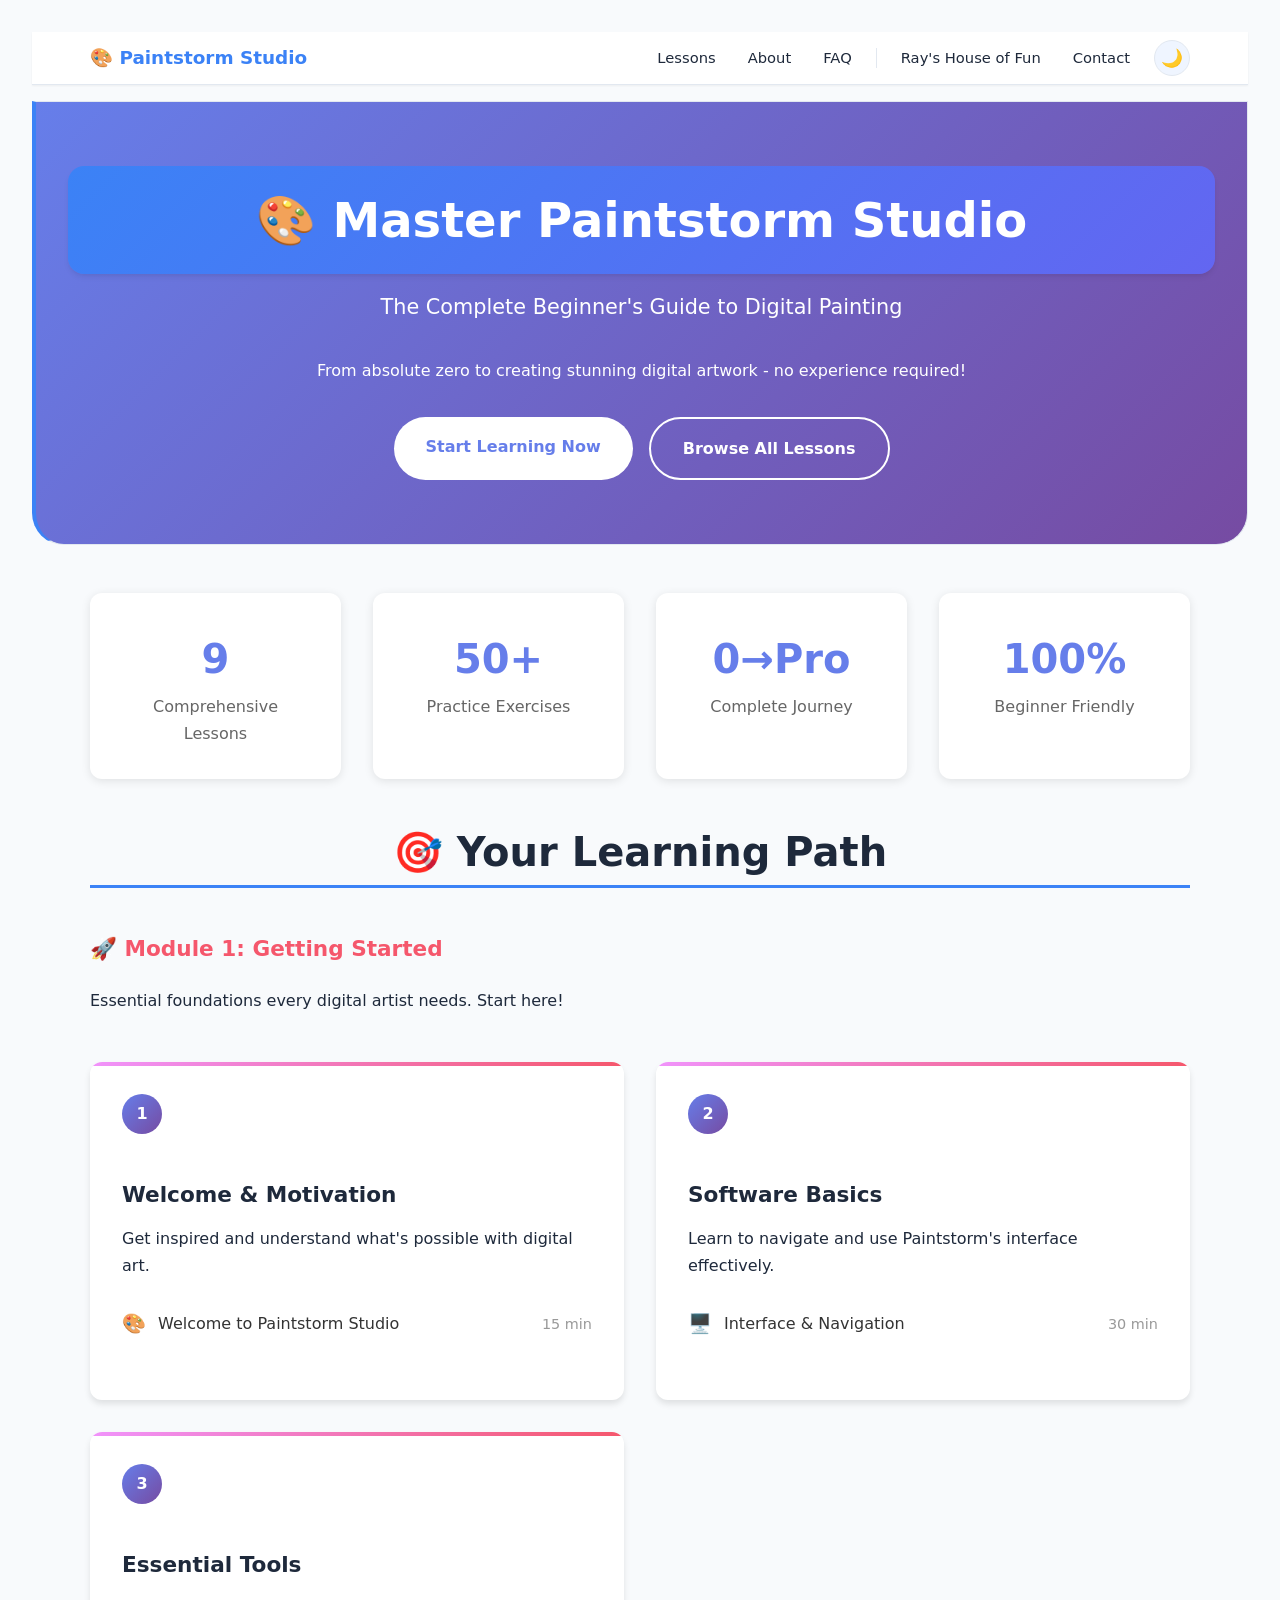
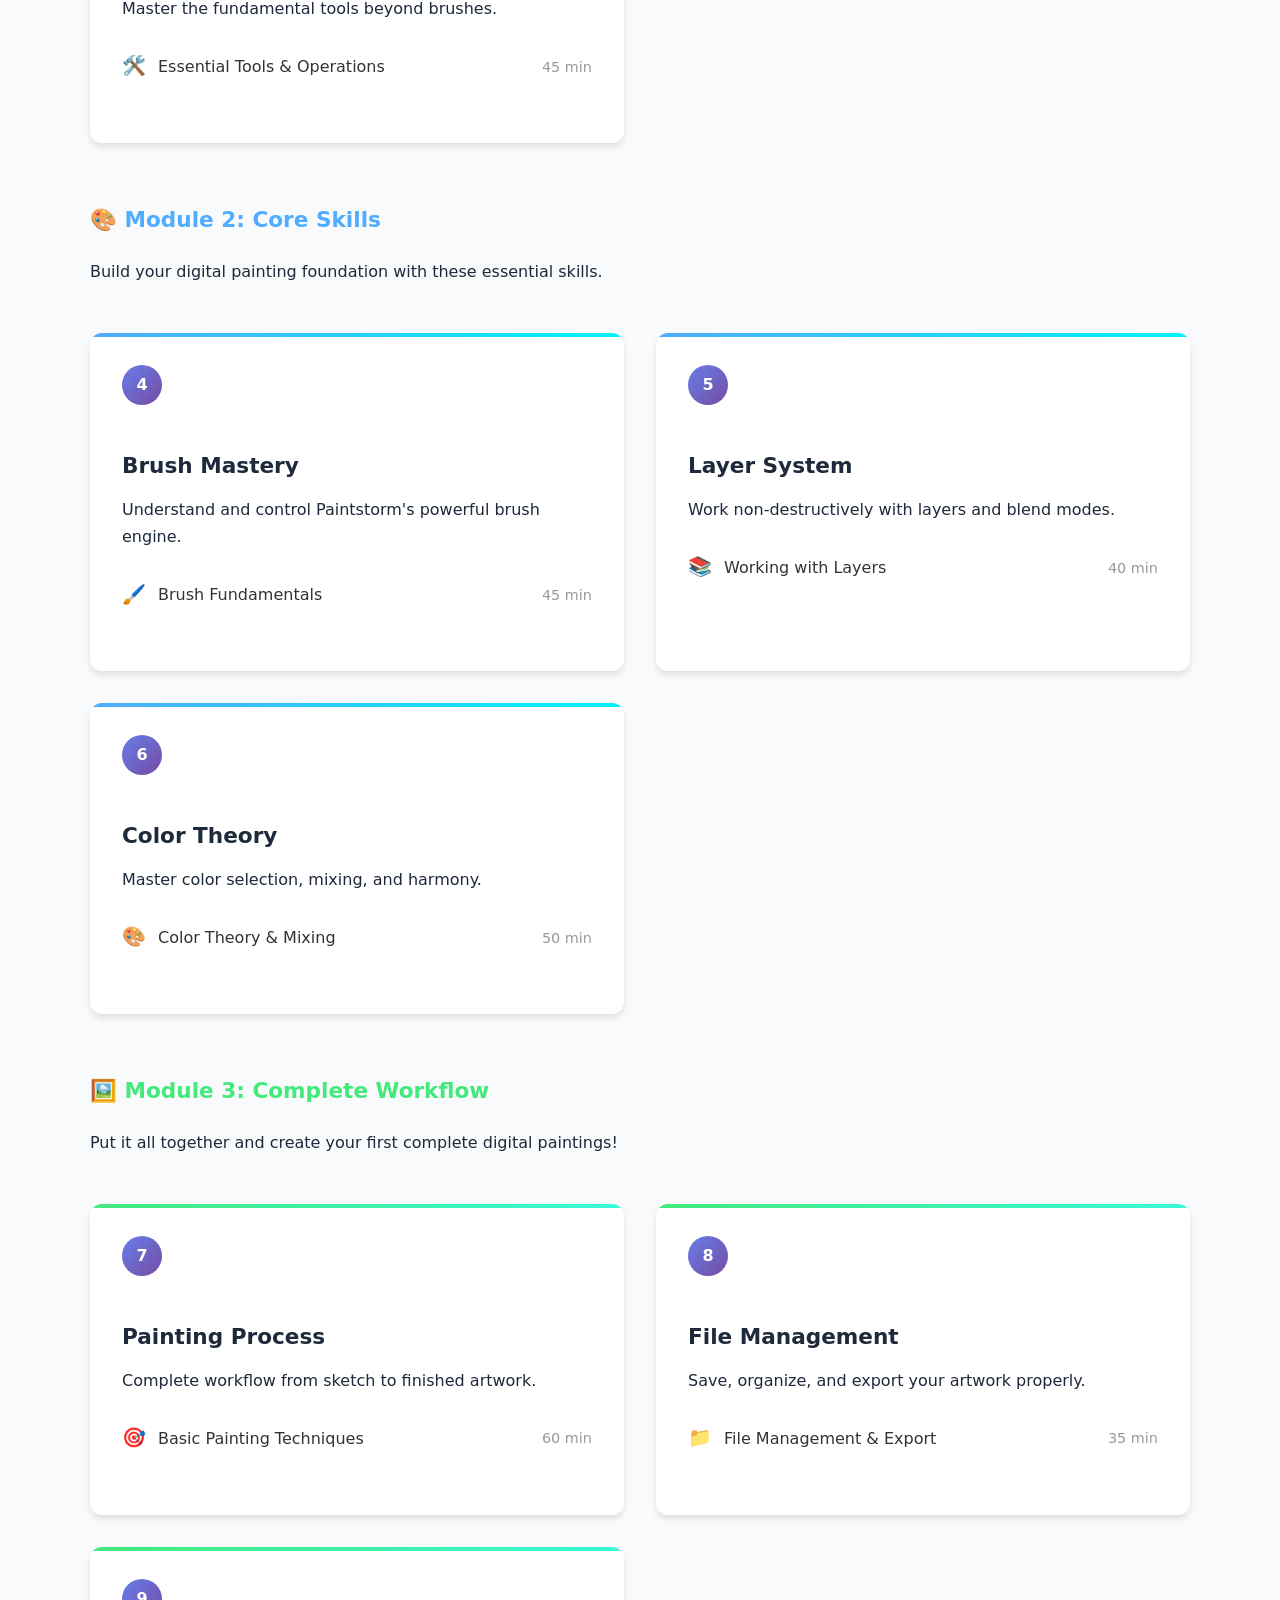
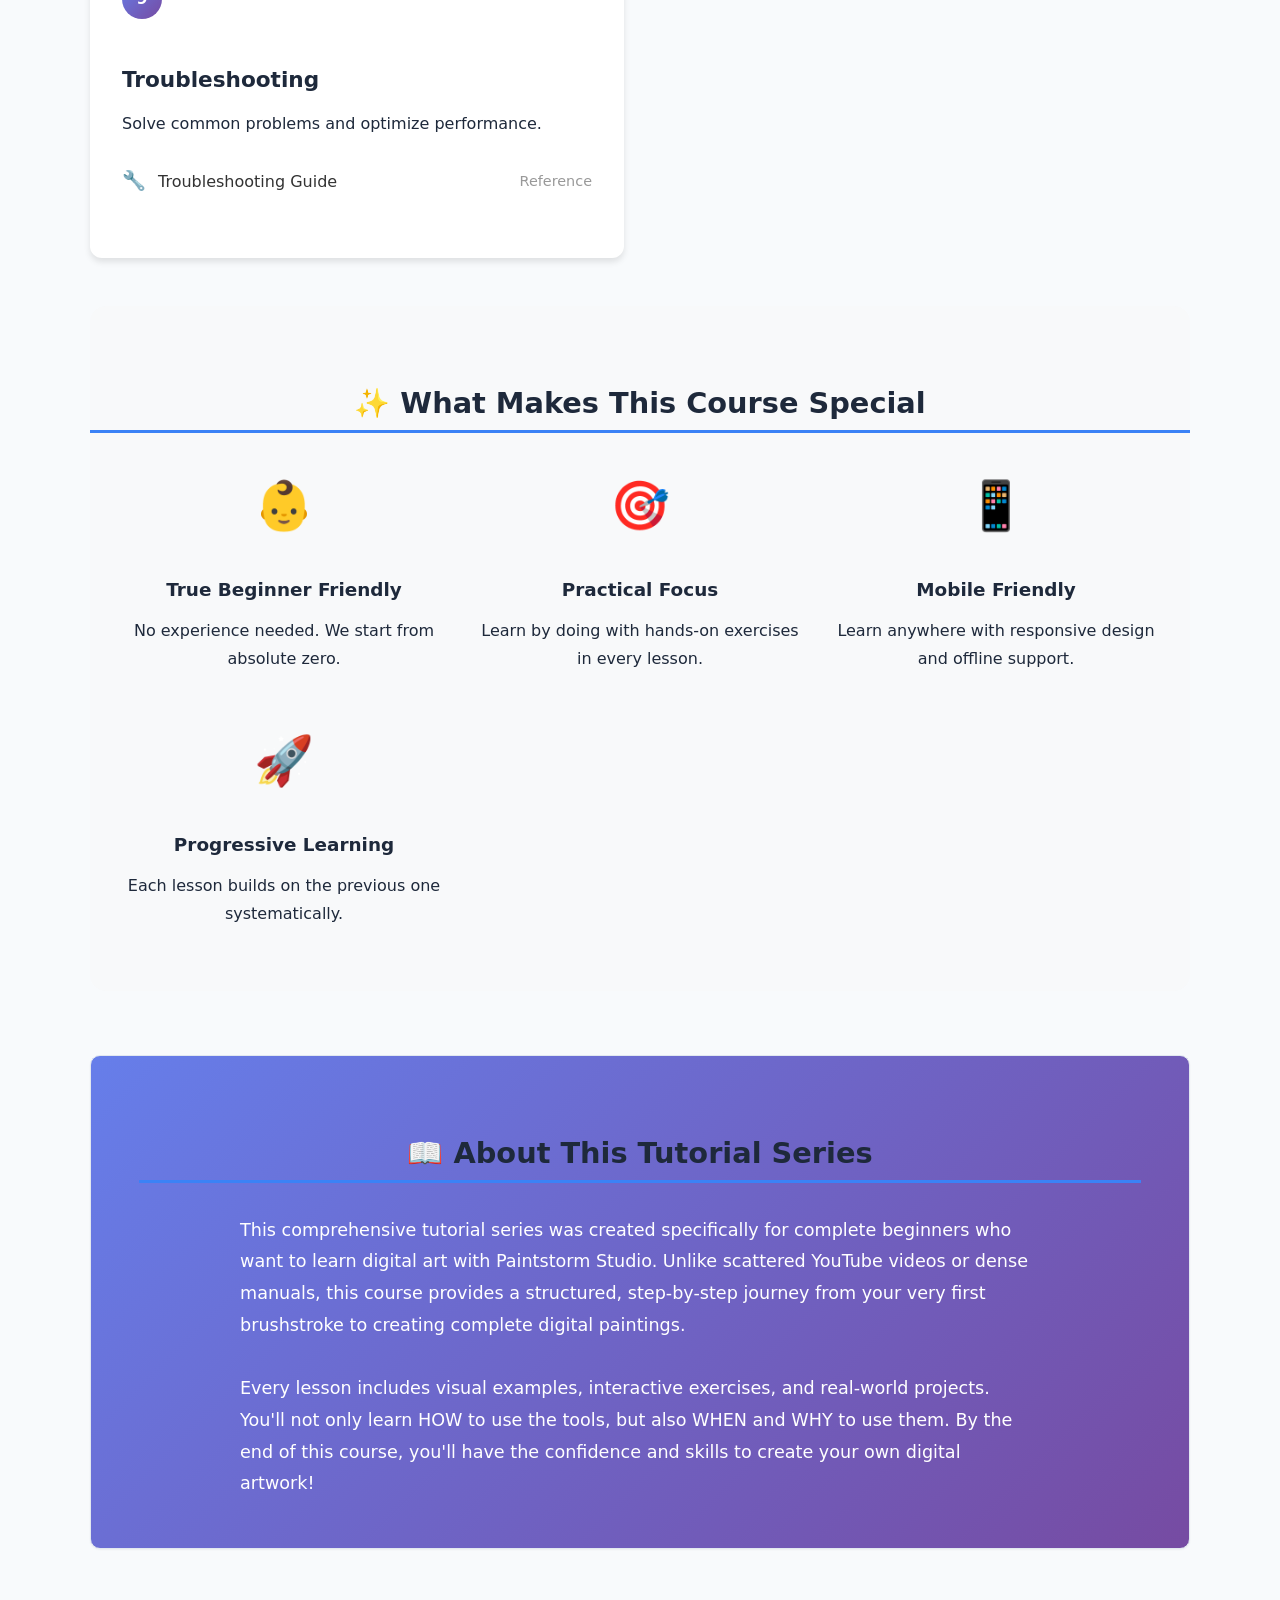
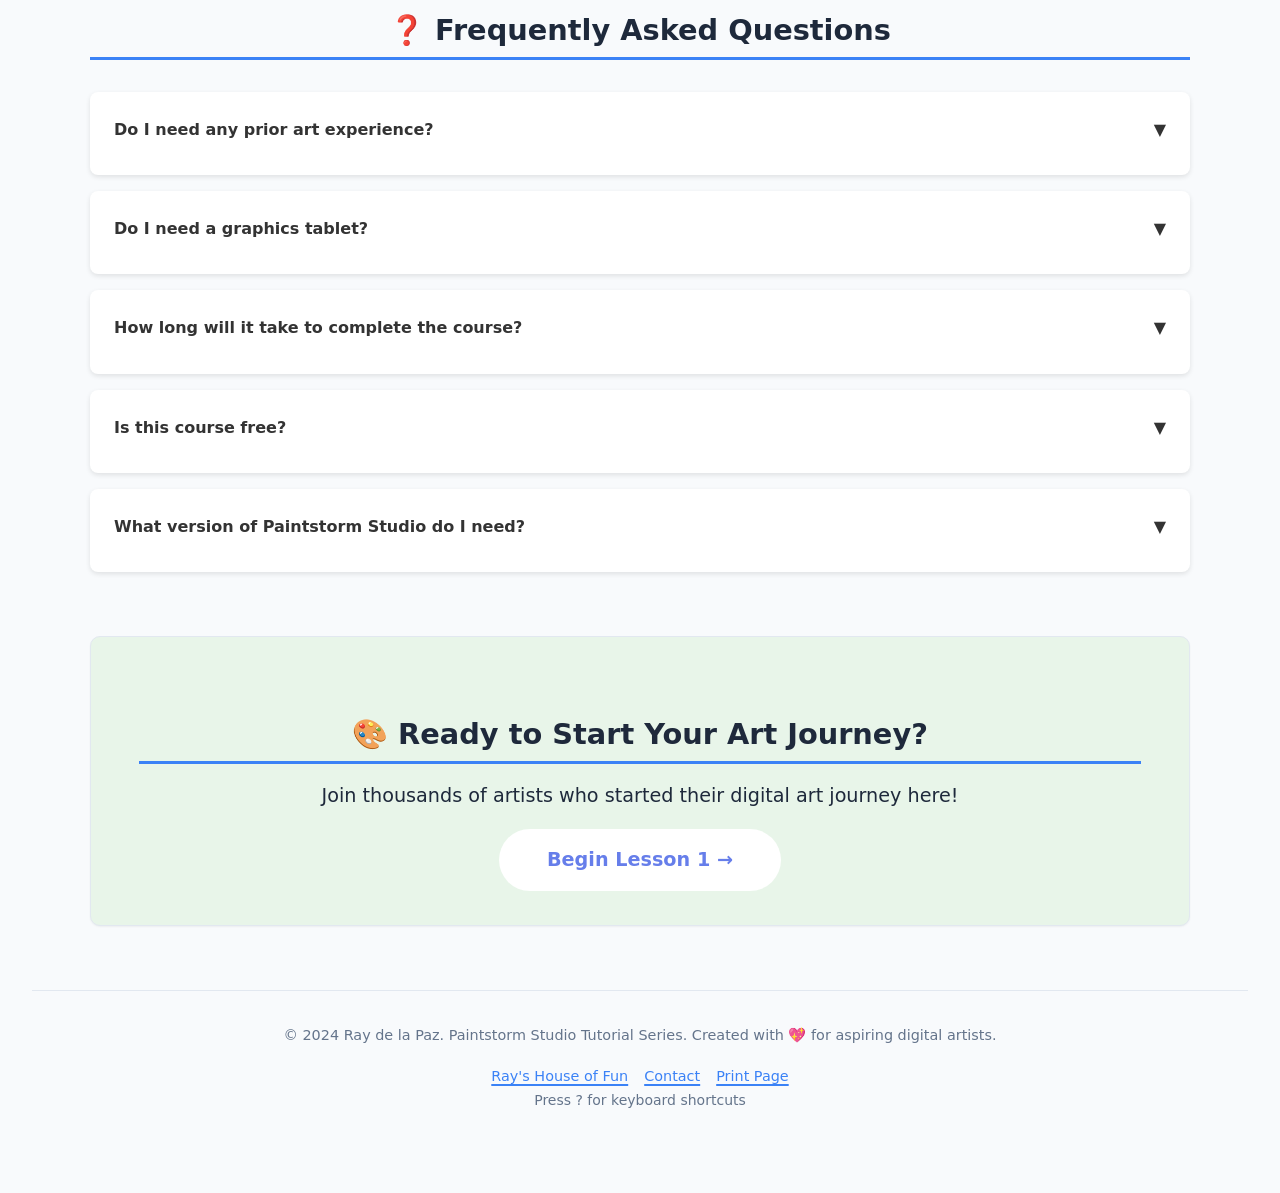
<file: index.html>
<!DOCTYPE html>
<html lang="en">
<head>
    <meta charset="UTF-8">
    <meta name="viewport" content="width=device-width, initial-scale=1.0">
    <meta name="description" content="Complete beginner's guide to Paintstorm Studio - Learn digital painting from zero with comprehensive, easy-to-follow tutorials">
    <meta name="keywords" content="Paintstorm Studio, digital art, tutorial, beginner, painting, drawing">
    <meta name="author" content="Paintstorm Tutorial">
    <title>Paintstorm Studio Complete Beginner's Guide</title>
    <link rel="stylesheet" href="styles/main.css">
    <link rel="icon" type="image/png" href="/favicon.png">
    
    <style>
        /* Hero section styles */
        .hero {
            background: linear-gradient(135deg, #667eea 0%, #764ba2 100%);
            color: white;
            padding: 4rem 2rem;
            text-align: center;
            margin-bottom: 3rem;
            border-radius: 0 0 2rem 2rem;
        }
        
        .hero h1 {
            font-size: 3rem;
            margin-bottom: 1rem;
            animation: fadeInUp 0.8s ease-out;
        }
        
        .hero p {
            font-size: 1.3rem;
            max-width: 800px;
            margin: 0 auto 2rem;
            opacity: 0.95;
            animation: fadeInUp 0.8s ease-out 0.2s both;
        }
        
        .cta-buttons {
            display: flex;
            gap: 1rem;
            justify-content: center;
            flex-wrap: wrap;
            animation: fadeInUp 0.8s ease-out 0.4s both;
        }
        
        .cta-button {
            padding: 1rem 2rem;
            background: white;
            color: #667eea;
            text-decoration: none;
            border-radius: 2rem;
            font-weight: bold;
            transition: transform 0.3s, box-shadow 0.3s;
        }
        
        .cta-button:hover {
            transform: translateY(-2px);
            box-shadow: 0 10px 20px rgba(0,0,0,0.2);
        }
        
        .cta-button.secondary {
            background: transparent;
            color: white;
            border: 2px solid white;
        }
        
        /* Module cards */
        .modules-grid {
            display: grid;
            grid-template-columns: repeat(auto-fit, minmax(350px, 1fr));
            gap: 2rem;
            margin: 3rem 0;
        }
        
        .module-card {
            background: white;
            border-radius: 12px;
            padding: 2rem;
            box-shadow: 0 4px 6px rgba(0,0,0,0.1);
            transition: transform 0.3s, box-shadow 0.3s;
            position: relative;
            overflow: hidden;
        }
        
        .module-card:hover {
            transform: translateY(-5px);
            box-shadow: 0 10px 30px rgba(0,0,0,0.15);
        }
        
        .module-card::before {
            content: '';
            position: absolute;
            top: 0;
            left: 0;
            right: 0;
            height: 4px;
            background: linear-gradient(90deg, #667eea, #764ba2);
        }
        
        .module-card.essential::before {
            background: linear-gradient(90deg, #f093fb, #f5576c);
        }
        
        .module-card.core::before {
            background: linear-gradient(90deg, #4facfe, #00f2fe);
        }
        
        .module-card.advanced::before {
            background: linear-gradient(90deg, #43e97b, #38f9d7);
        }
        
        .module-number {
            display: inline-block;
            width: 40px;
            height: 40px;
            background: linear-gradient(135deg, #667eea, #764ba2);
            color: white;
            border-radius: 50%;
            text-align: center;
            line-height: 40px;
            font-weight: bold;
            margin-bottom: 1rem;
        }
        
        .lesson-list {
            list-style: none;
            padding: 0;
            margin: 1rem 0;
        }
        
        .lesson-list li {
            padding: 0.75rem 0;
            border-bottom: 1px solid #eee;
        }
        
        .lesson-list li:last-child {
            border-bottom: none;
        }
        
        .lesson-list a {
            text-decoration: none;
            color: #333;
            display: flex;
            align-items: center;
            transition: color 0.3s;
        }
        
        .lesson-list a:hover {
            color: #667eea;
        }
        
        .lesson-list .lesson-icon {
            margin-right: 0.75rem;
            font-size: 1.2rem;
        }
        
        .lesson-list .duration {
            margin-left: auto;
            color: #999;
            font-size: 0.9rem;
        }
        
        /* Features section */
        .features {
            background: #f8f9fa;
            padding: 3rem 0;
            margin: 3rem 0;
            border-radius: 1rem;
        }
        
        .features-grid {
            display: grid;
            grid-template-columns: repeat(auto-fit, minmax(250px, 1fr));
            gap: 2rem;
            padding: 0 2rem;
        }
        
        .feature-card {
            text-align: center;
        }
        
        .feature-icon {
            font-size: 3rem;
            margin-bottom: 1rem;
        }
        
        /* Stats section */
        .stats {
            display: grid;
            grid-template-columns: repeat(auto-fit, minmax(200px, 1fr));
            gap: 2rem;
            margin: 3rem 0;
            text-align: center;
        }
        
        .stat-card {
            background: white;
            padding: 2rem;
            border-radius: 12px;
            box-shadow: 0 2px 10px rgba(0,0,0,0.1);
        }
        
        .stat-number {
            font-size: 2.5rem;
            font-weight: bold;
            color: #667eea;
            display: block;
        }
        
        .stat-label {
            color: #666;
            margin-top: 0.5rem;
        }
        
        /* Animation */
        @keyframes fadeInUp {
            from {
                opacity: 0;
                transform: translateY(20px);
            }
            to {
                opacity: 1;
                transform: translateY(0);
            }
        }
        
        /* Responsive */
        @media (max-width: 768px) {
            .hero h1 {
                font-size: 2rem;
            }
            
            .hero p {
                font-size: 1.1rem;
            }
            
            .modules-grid {
                grid-template-columns: 1fr;
            }
        }
        
        /* FAQ Section */
        .faq-section {
            margin: 3rem 0;
        }
        
        .faq-item {
            background: white;
            border-radius: 8px;
            padding: 1.5rem;
            margin-bottom: 1rem;
            box-shadow: 0 2px 5px rgba(0,0,0,0.1);
        }
        
        .faq-question {
            font-weight: bold;
            color: #333;
            margin-bottom: 0.5rem;
            cursor: pointer;
            display: flex;
            justify-content: space-between;
            align-items: center;
        }
        
        .faq-answer {
            color: #666;
            line-height: 1.6;
            display: none;
            padding-top: 0.5rem;
        }
        
        .faq-item.active .faq-answer {
            display: block;
        }
        
        .faq-toggle {
            transition: transform 0.3s;
        }
        
        .faq-item.active .faq-toggle {
            transform: rotate(180deg);
        }
    </style>
</head>
<body>
    <!-- Skip to main content for accessibility -->
    <a href="#main-content" class="skip-to-main">Skip to main content</a>
    
    <!-- Navigation -->
    <nav class="main-nav">
        <div class="nav-container">
            <a href="index.html" class="nav-logo">🎨 Paintstorm Studio</a>
            <button id="mobile-menu-toggle" class="mobile-menu-toggle" aria-expanded="false" aria-controls="nav-links">
                ☰
            </button>
            <div class="nav-links" id="nav-links">
                <a href="#modules">Lessons</a>
                <a href="#about">About</a>
                <a href="#faq">FAQ</a>
                <span class="nav-divider"></span>
                <a href="https://rays-home.netlify.app/">Ray's House of Fun</a>
                <a href="https://rays-home.netlify.app/contact">Contact</a>
                <button id="theme-toggle" aria-label="Toggle dark/light mode">🌙</button>
            </div>
        </div>
    </nav>

    <!-- Hero Section -->
    <section class="hero">
        <h1>🎨 Master Paintstorm Studio</h1>
        <p>The Complete Beginner's Guide to Digital Painting</p>
        <p style="font-size: 1rem; opacity: 0.9;">From absolute zero to creating stunning digital artwork - no experience required!</p>
        <div class="cta-buttons">
            <a href="welcome_to_paintstorm.html" class="cta-button">Start Learning Now</a>
            <a href="#modules" class="cta-button secondary">Browse All Lessons</a>
        </div>
    </section>

    <!-- Main Content -->
    <main id="main-content">
        <div class="container">
            <!-- Stats Section -->
            <div class="stats">
                <div class="stat-card">
                    <span class="stat-number">9</span>
                    <span class="stat-label">Comprehensive Lessons</span>
                </div>
                <div class="stat-card">
                    <span class="stat-number">50+</span>
                    <span class="stat-label">Practice Exercises</span>
                </div>
                <div class="stat-card">
                    <span class="stat-number">0→Pro</span>
                    <span class="stat-label">Complete Journey</span>
                </div>
                <div class="stat-card">
                    <span class="stat-number">100%</span>
                    <span class="stat-label">Beginner Friendly</span>
                </div>
            </div>

            <!-- Learning Path Section -->
            <section id="modules">
                <h2 style="text-align: center; font-size: 2.5rem; margin: 3rem 0;">🎯 Your Learning Path</h2>
                
                <!-- Module 1: Getting Started -->
                <div class="module-section">
                    <h3 style="color: #f5576c; margin-bottom: 1.5rem;">🚀 Module 1: Getting Started</h3>
                    <p style="margin-bottom: 2rem;">Essential foundations every digital artist needs. Start here!</p>
                    
                    <div class="modules-grid">
                        <div class="module-card essential">
                            <span class="module-number">1</span>
                            <h3>Welcome & Motivation</h3>
                            <p>Get inspired and understand what's possible with digital art.</p>
                            <ul class="lesson-list">
                                <li>
                                    <a href="welcome_to_paintstorm.html">
                                        <span class="lesson-icon">🎨</span>
                                        Welcome to Paintstorm Studio
                                        <span class="duration">15 min</span>
                                    </a>
                                </li>
                            </ul>
                        </div>

                        <div class="module-card essential">
                            <span class="module-number">2</span>
                            <h3>Software Basics</h3>
                            <p>Learn to navigate and use Paintstorm's interface effectively.</p>
                            <ul class="lesson-list">
                                <li>
                                    <a href="interface_basics.html">
                                        <span class="lesson-icon">🖥️</span>
                                        Interface & Navigation
                                        <span class="duration">30 min</span>
                                    </a>
                                </li>
                            </ul>
                        </div>

                        <div class="module-card essential">
                            <span class="module-number">3</span>
                            <h3>Essential Tools</h3>
                            <p>Master the fundamental tools beyond brushes.</p>
                            <ul class="lesson-list">
                                <li>
                                    <a href="essential_tools.html">
                                        <span class="lesson-icon">🛠️</span>
                                        Essential Tools & Operations
                                        <span class="duration">45 min</span>
                                    </a>
                                </li>
                            </ul>
                        </div>
                    </div>
                </div>

                <!-- Module 2: Core Skills -->
                <div class="module-section" style="margin-top: 4rem;">
                    <h3 style="color: #4facfe; margin-bottom: 1.5rem;">🎨 Module 2: Core Skills</h3>
                    <p style="margin-bottom: 2rem;">Build your digital painting foundation with these essential skills.</p>
                    
                    <div class="modules-grid">
                        <div class="module-card core">
                            <span class="module-number">4</span>
                            <h3>Brush Mastery</h3>
                            <p>Understand and control Paintstorm's powerful brush engine.</p>
                            <ul class="lesson-list">
                                <li>
                                    <a href="brush_fundamentals.html">
                                        <span class="lesson-icon">🖌️</span>
                                        Brush Fundamentals
                                        <span class="duration">45 min</span>
                                    </a>
                                </li>
                            </ul>
                        </div>

                        <div class="module-card core">
                            <span class="module-number">5</span>
                            <h3>Layer System</h3>
                            <p>Work non-destructively with layers and blend modes.</p>
                            <ul class="lesson-list">
                                <li>
                                    <a href="working_with_layers.html">
                                        <span class="lesson-icon">📚</span>
                                        Working with Layers
                                        <span class="duration">40 min</span>
                                    </a>
                                </li>
                            </ul>
                        </div>

                        <div class="module-card core">
                            <span class="module-number">6</span>
                            <h3>Color Theory</h3>
                            <p>Master color selection, mixing, and harmony.</p>
                            <ul class="lesson-list">
                                <li>
                                    <a href="color_theory.html">
                                        <span class="lesson-icon">🎨</span>
                                        Color Theory & Mixing
                                        <span class="duration">50 min</span>
                                    </a>
                                </li>
                            </ul>
                        </div>
                    </div>
                </div>

                <!-- Module 3: Painting Techniques -->
                <div class="module-section" style="margin-top: 4rem;">
                    <h3 style="color: #43e97b; margin-bottom: 1.5rem;">🖼️ Module 3: Complete Workflow</h3>
                    <p style="margin-bottom: 2rem;">Put it all together and create your first complete digital paintings!</p>
                    
                    <div class="modules-grid">
                        <div class="module-card advanced">
                            <span class="module-number">7</span>
                            <h3>Painting Process</h3>
                            <p>Complete workflow from sketch to finished artwork.</p>
                            <ul class="lesson-list">
                                <li>
                                    <a href="basic_painting_techniques.html">
                                        <span class="lesson-icon">🎯</span>
                                        Basic Painting Techniques
                                        <span class="duration">60 min</span>
                                    </a>
                                </li>
                            </ul>
                        </div>

                        <div class="module-card advanced">
                            <span class="module-number">8</span>
                            <h3>File Management</h3>
                            <p>Save, organize, and export your artwork properly.</p>
                            <ul class="lesson-list">
                                <li>
                                    <a href="file_management.html">
                                        <span class="lesson-icon">📁</span>
                                        File Management & Export
                                        <span class="duration">35 min</span>
                                    </a>
                                </li>
                            </ul>
                        </div>

                        <div class="module-card advanced">
                            <span class="module-number">9</span>
                            <h3>Troubleshooting</h3>
                            <p>Solve common problems and optimize performance.</p>
                            <ul class="lesson-list">
                                <li>
                                    <a href="troubleshooting.html">
                                        <span class="lesson-icon">🔧</span>
                                        Troubleshooting Guide
                                        <span class="duration">Reference</span>
                                    </a>
                                </li>
                            </ul>
                        </div>
                    </div>
                </div>
            </section>

            <!-- Features Section -->
            <section class="features">
                <h2 style="text-align: center; margin-bottom: 2rem;">✨ What Makes This Course Special</h2>
                <div class="features-grid">
                    <div class="feature-card">
                        <div class="feature-icon">👶</div>
                        <h4>True Beginner Friendly</h4>
                        <p>No experience needed. We start from absolute zero.</p>
                    </div>
                    <div class="feature-card">
                        <div class="feature-icon">🎯</div>
                        <h4>Practical Focus</h4>
                        <p>Learn by doing with hands-on exercises in every lesson.</p>
                    </div>
                    <div class="feature-card">
                        <div class="feature-icon">📱</div>
                        <h4>Mobile Friendly</h4>
                        <p>Learn anywhere with responsive design and offline support.</p>
                    </div>
                    <div class="feature-card">
                        <div class="feature-icon">🚀</div>
                        <h4>Progressive Learning</h4>
                        <p>Each lesson builds on the previous one systematically.</p>
                    </div>
                </div>
            </section>

            <!-- About Section -->
            <section id="about" style="margin: 4rem 0;">
                <div class="card" style="background: linear-gradient(135deg, #667eea 0%, #764ba2 100%); color: white; padding: 3rem;">
                    <h2 style="text-align: center; margin-bottom: 2rem;">📖 About This Tutorial Series</h2>
                    <p style="font-size: 1.1rem; line-height: 1.8; max-width: 800px; margin: 0 auto;">
                        This comprehensive tutorial series was created specifically for complete beginners who want to learn digital art with Paintstorm Studio. Unlike scattered YouTube videos or dense manuals, this course provides a structured, step-by-step journey from your very first brushstroke to creating complete digital paintings.
                    </p>
                    <p style="font-size: 1.1rem; line-height: 1.8; max-width: 800px; margin: 2rem auto 0;">
                        Every lesson includes visual examples, interactive exercises, and real-world projects. You'll not only learn HOW to use the tools, but also WHEN and WHY to use them. By the end of this course, you'll have the confidence and skills to create your own digital artwork!
                    </p>
                </div>
            </section>

            <!-- FAQ Section -->
            <section id="faq" class="faq-section">
                <h2 style="text-align: center; margin-bottom: 2rem;">❓ Frequently Asked Questions</h2>
                
                <div class="faq-item">
                    <div class="faq-question">
                        Do I need any prior art experience?
                        <span class="faq-toggle">▼</span>
                    </div>
                    <div class="faq-answer">
                        No! This course is designed for complete beginners. We start with the absolute basics and build up gradually. If you can hold a mouse or stylus, you can follow along!
                    </div>
                </div>

                <div class="faq-item">
                    <div class="faq-question">
                        Do I need a graphics tablet?
                        <span class="faq-toggle">▼</span>
                    </div>
                    <div class="faq-answer">
                        While a graphics tablet is highly recommended for digital painting, you can start learning with just a mouse. Many concepts and tools can be practiced without pressure sensitivity. However, for best results, consider getting even a basic tablet.
                    </div>
                </div>

                <div class="faq-item">
                    <div class="faq-question">
                        How long will it take to complete the course?
                        <span class="faq-toggle">▼</span>
                    </div>
                    <div class="faq-answer">
                        The core lessons can be completed in about 6-8 hours of focused learning. However, mastery comes from practice! We recommend spending at least 30 minutes daily practicing what you learn. Most students feel comfortable with the basics after 2-4 weeks of regular practice.
                    </div>
                </div>

                <div class="faq-item">
                    <div class="faq-question">
                        Is this course free?
                        <span class="faq-toggle">▼</span>
                    </div>
                    <div class="faq-answer">
                        Yes! This entire tutorial series is completely free. It was created to help beginners get started with digital art without any barriers. Share it with others who might benefit!
                    </div>
                </div>

                <div class="faq-item">
                    <div class="faq-question">
                        What version of Paintstorm Studio do I need?
                        <span class="faq-toggle">▼</span>
                    </div>
                    <div class="faq-answer">
                        These tutorials work with Paintstorm Studio version 2.0 and above. Most features are consistent across versions, though some interface elements might look slightly different in newer versions.
                    </div>
                </div>
            </section>

            <!-- Call to Action -->
            <section style="text-align: center; margin: 4rem 0;">
                <div class="card" style="background: #e8f5e9; padding: 3rem;">
                    <h2 style="margin-bottom: 1rem;">🎨 Ready to Start Your Art Journey?</h2>
                    <p style="font-size: 1.2rem; margin-bottom: 2rem;">Join thousands of artists who started their digital art journey here!</p>
                    <a href="welcome_to_paintstorm.html" class="cta-button" style="font-size: 1.2rem; padding: 1.2rem 3rem;">
                        Begin Lesson 1 →
                    </a>
                </div>
            </section>
        </div>
    </main>

    <!-- Footer -->
    <footer class="site-footer">
        <p>&copy; 2024 Ray de la Paz. Paintstorm Studio Tutorial Series. Created with 💖 for aspiring digital artists.</p>
        <div class="footer-links">
            <a href="https://rays-home.netlify.app/">Ray's House of Fun</a>
            <a href="https://rays-home.netlify.app/contact">Contact</a>
            <a href="#" id="print-button">Print Page</a>
        </div>
        <p><small>Press <kbd>?</kbd> for keyboard shortcuts</small></p>
    </footer>

    <!-- Scripts -->
    <script>
        // FAQ toggle
        document.querySelectorAll('.faq-question').forEach(question => {
            question.addEventListener('click', () => {
                const faqItem = question.parentElement;
                faqItem.classList.toggle('active');
            });
        });

        // Add animation on scroll
        const observerOptions = {
            threshold: 0.1,
            rootMargin: '0px 0px -50px 0px'
        };

        const observer = new IntersectionObserver((entries) => {
            entries.forEach(entry => {
                if (entry.isIntersecting) {
                    entry.target.style.animation = 'fadeInUp 0.6s ease-out both';
                }
            });
        }, observerOptions);

        // Observe module cards
        document.querySelectorAll('.module-card').forEach(card => {
            observer.observe(card);
        });
    </script>
    <script src="js/clipboard.js"></script>
    <script src="js/course-enhancements.js"></script>
</body>
</html>
</file>
<file: styles/main.css>
/* ===========================
   Course Template - Main CSS
   Mobile-first, Responsive, Accessible
   Updated: 2026 — dark/light mode, modern layout
   =========================== */

/* ===========================
   CSS Reset
   =========================== */
html, body, div, span, applet, object, iframe,
h1, h2, h3, h4, h5, h6, p, blockquote, pre,
a, abbr, acronym, address, big, cite, code,
del, dfn, em, img, ins, kbd, q, s, samp,
small, strike, strong, sub, sup, tt, var,
b, u, i, center, dl, dt, dd, ol, ul, li,
fieldset, form, label, legend, table, caption, tbody, tfoot, thead, tr, th, td,
article, aside, canvas, details, embed,
figure, figcaption, footer, header, hgroup,
menu, nav, output, ruby, section, summary,
time, mark, audio, video {
    margin: 0;
    padding: 0;
    border: 0;
    font-size: 100%;
    font: inherit;
    vertical-align: baseline;
}

article, aside, details, figcaption, figure,
footer, header, hgroup, menu, nav, section {
    display: block;
}

body { line-height: 1; }
ol, ul { list-style: none; }
blockquote, q { quotes: none; }
blockquote:before, blockquote:after, q:before, q:after { content: ''; content: none; }
table { border-collapse: collapse; border-spacing: 0; }

/* ===========================
   CSS Variables — Light (default)
   =========================== */
:root {
    /* Surface colors */
    --bg-color: #f8fafc;
    --card-bg: #ffffff;
    --nav-bg: #ffffff;
    --text-color: #1e293b;
    --text-light: #64748b;
    --border-color: #e2e8f0;

    /* Primary accent */
    --primary-color: #3b82f6;
    --primary-hover: #2563eb;
    --primary-light: rgba(59, 130, 246, 0.08);
    --primary-gradient: linear-gradient(135deg, #3b82f6 0%, #6366f1 100%);

    /* Code */
    --code-bg: #f1f5f9;
    --code-color: #334155;

    /* Prism tokens (light) */
    --tok-comment: #6a737d;
    --tok-string:  #50a14f;
    --tok-keyword: #4078f2;
    --tok-function:#c18401;
    --tok-number:  #e45649;
    --tok-operator:#a626a4;

    /* Semantic cards */
    --success-bg: #f0fdf4;
    --success-border: #22c55e;
    --warning-bg: #fffbeb;
    --warning-border: #f59e0b;
    --info-bg: #eff6ff;
    --info-border: #3b82f6;
    --danger-bg: #fef2f2;
    --danger-border: #ef4444;

    /* Shadows */
    --shadow-sm: 0 1px 2px rgba(0,0,0,0.05);
    --shadow-md: 0 4px 6px -1px rgba(0,0,0,0.07), 0 2px 4px -2px rgba(0,0,0,0.05);
    --shadow-lg: 0 10px 15px -3px rgba(0,0,0,0.08), 0 4px 6px -4px rgba(0,0,0,0.04);

    /* Spacing */
    --spacing-xs: 0.25rem;
    --spacing-sm: 0.5rem;
    --spacing-md: 1rem;
    --spacing-lg: 1.5rem;
    --spacing-xl: 2rem;
    --spacing-xxl: 3rem;

    /* Typography */
    --font-family-base: 'Segoe UI', system-ui, -apple-system, sans-serif;
    --font-family-mono: 'Cascadia Code', 'Fira Code', 'Consolas', 'Monaco', monospace;
    --line-height-base: 1.7;
    --line-height-heading: 1.25;

    /* Misc */
    --radius-sm: 6px;
    --radius-md: 10px;
    --radius-lg: 16px;

    color-scheme: light dark;
}

/* ===========================
   Dark theme variables
   =========================== */
:root[data-theme="dark"] {
    --bg-color: #0f172a;
    --card-bg: #1e293b;
    --nav-bg: #1e293b;
    --text-color: #e2e8f0;
    --text-light: #94a3b8;
    --border-color: #334155;

    --primary-light: rgba(59, 130, 246, 0.15);

    --code-bg: #1e293b;
    --code-color: #e2e8f0;

    --tok-comment: #6b7280;
    --tok-string:  #86efac;
    --tok-keyword: #93c5fd;
    --tok-function:#fcd34d;
    --tok-number:  #fca5a5;
    --tok-operator:#c4b5fd;

    --success-bg: rgba(34, 197, 94, 0.1);
    --success-border: #22c55e;
    --warning-bg: rgba(245, 158, 11, 0.1);
    --warning-border: #f59e0b;
    --info-bg: rgba(59, 130, 246, 0.1);
    --info-border: #3b82f6;
    --danger-bg: rgba(239, 68, 68, 0.1);
    --danger-border: #ef4444;

    --shadow-sm: 0 1px 2px rgba(0,0,0,0.3);
    --shadow-md: 0 4px 6px -1px rgba(0,0,0,0.4), 0 2px 4px -2px rgba(0,0,0,0.3);
    --shadow-lg: 0 10px 15px -3px rgba(0,0,0,0.5), 0 4px 6px -4px rgba(0,0,0,0.3);
}

/* OS-level dark preference (no explicit toggle yet) */
@media (prefers-color-scheme: dark) {
    :root:not([data-theme="light"]) {
        --bg-color: #0f172a;
        --card-bg: #1e293b;
        --nav-bg: #1e293b;
        --text-color: #e2e8f0;
        --text-light: #94a3b8;
        --border-color: #334155;
        --primary-light: rgba(59, 130, 246, 0.15);
        --code-bg: #1e293b;
        --code-color: #e2e8f0;
        --tok-comment: #6b7280;
        --tok-string:  #86efac;
        --tok-keyword: #93c5fd;
        --tok-function:#fcd34d;
        --tok-number:  #fca5a5;
        --tok-operator:#c4b5fd;
        --success-bg: rgba(34, 197, 94, 0.1);
        --success-border: #22c55e;
        --warning-bg: rgba(245, 158, 11, 0.1);
        --warning-border: #f59e0b;
        --info-bg: rgba(59, 130, 246, 0.1);
        --info-border: #3b82f6;
        --danger-bg: rgba(239, 68, 68, 0.1);
        --danger-border: #ef4444;
        --shadow-sm: 0 1px 2px rgba(0,0,0,0.3);
        --shadow-md: 0 4px 6px -1px rgba(0,0,0,0.4), 0 2px 4px -2px rgba(0,0,0,0.3);
        --shadow-lg: 0 10px 15px -3px rgba(0,0,0,0.5), 0 4px 6px -4px rgba(0,0,0,0.3);
    }
}

/* Force light when explicitly set */
:root[data-theme="light"] {
    --bg-color: #f8fafc;
    --card-bg: #ffffff;
    --nav-bg: #ffffff;
    --text-color: #1e293b;
    --text-light: #64748b;
    --border-color: #e2e8f0;
    --primary-light: rgba(59, 130, 246, 0.08);
    --code-bg: #f1f5f9;
    --code-color: #334155;
    --tok-comment: #6a737d;
    --tok-string:  #50a14f;
    --tok-keyword: #4078f2;
    --tok-function:#c18401;
    --tok-number:  #e45649;
    --tok-operator:#a626a4;
    --success-bg: #f0fdf4;
    --success-border: #22c55e;
    --warning-bg: #fffbeb;
    --warning-border: #f59e0b;
    --info-bg: #eff6ff;
    --info-border: #3b82f6;
    --danger-bg: #fef2f2;
    --danger-border: #ef4444;
    --shadow-sm: 0 1px 2px rgba(0,0,0,0.05);
    --shadow-md: 0 4px 6px -1px rgba(0,0,0,0.07), 0 2px 4px -2px rgba(0,0,0,0.05);
    --shadow-lg: 0 10px 15px -3px rgba(0,0,0,0.08), 0 4px 6px -4px rgba(0,0,0,0.04);
}

/* ===========================
   Base Styles — Mobile First
   =========================== */

body {
    font-family: var(--font-family-base);
    font-size: 16px;
    line-height: var(--line-height-base);
    color: var(--text-color);
    background-color: var(--bg-color);
    margin: 0;
    padding: var(--spacing-md);
    padding-bottom: calc(var(--spacing-md) + env(safe-area-inset-bottom));
    transition: background-color 0.3s ease, color 0.3s ease;
}

p, li, figcaption, blockquote { overflow-wrap: anywhere; }

.container {
    max-width: 1100px;
    margin: 0 auto;
    padding: 0 var(--spacing-md);
}

/* ===========================
   Typography
   =========================== */

h1, h2, h3, h4, h5, h6 {
    font-weight: 700;
    line-height: var(--line-height-heading);
    margin-top: var(--spacing-xl);
    margin-bottom: var(--spacing-md);
    color: var(--text-color);
}

h1 {
    font-size: 2rem;
    text-align: center;
    padding: var(--spacing-lg) var(--spacing-md);
    background: var(--primary-gradient);
    color: #fff;
    margin: 0 0 var(--spacing-xl) 0;
    border-radius: var(--radius-lg);
    box-shadow: var(--shadow-md);
}

h2 {
    font-size: 1.6rem;
    border-bottom: 3px solid var(--primary-color);
    padding-bottom: var(--spacing-sm);
}

h3 { font-size: 1.35rem; }
h4 { font-size: 1.15rem; }
h5 { font-size: 1.05rem; }
h6 { font-size: 1rem; }

p { margin-bottom: var(--spacing-md); }
strong, b { font-weight: 700; }
em, i { font-style: italic; }
small { font-size: 0.875rem; }

.lead {
    font-size: 1.15rem;
    color: var(--text-light);
    max-width: 700px;
    margin: 0 auto var(--spacing-lg);
    text-align: center;
}

/* Links */
a {
    color: var(--primary-color);
    text-decoration: underline;
    text-underline-offset: 3px;
    text-decoration-thickness: 1.5px;
    transition: color 0.2s, text-decoration-thickness 0.2s;
}
a:hover {
    color: var(--primary-hover);
    text-decoration-thickness: 2.5px;
}

a:focus-visible,
button:focus-visible,
[role="button"]:focus-visible,
input:focus-visible,
select:focus-visible,
textarea:focus-visible {
    outline: 3px solid var(--primary-color);
    outline-offset: 2px;
}

/* Lists */
ul, ol { margin: var(--spacing-md) 0; padding-left: var(--spacing-xl); }
ul { list-style-type: disc; }
ol { list-style-type: decimal; }
li { margin-bottom: var(--spacing-sm); }
ul ul, ol ol, ul ol, ol ul { margin-top: var(--spacing-sm); margin-bottom: var(--spacing-sm); }

/* ===========================
   Code and Pre
   =========================== */

code, pre {
    font-family: var(--font-family-mono);
    background-color: var(--code-bg);
    color: var(--code-color);
    border-radius: var(--radius-sm);
}

code {
    padding: 0.15em 0.4em;
    font-size: 0.88em;
}

pre {
    padding: var(--spacing-md);
    overflow-x: auto;
    line-height: 1.55;
    border: 1px solid var(--border-color);
    border-radius: var(--radius-md);
    margin: var(--spacing-md) 0;
    white-space: pre;
}

pre code {
    padding: 0;
    background: transparent;
    font-size: 0.875rem;
}

/* Prism-compatible tokens */
.token.comment  { color: var(--tok-comment);  font-style: italic; }
.token.string   { color: var(--tok-string); }
.token.keyword  { color: var(--tok-keyword); }
.token.function { color: var(--tok-function); }
.token.number   { color: var(--tok-number); }
.token.operator { color: var(--tok-operator); }

/* ===========================
   Tables
   =========================== */

.table-wrap { overflow-x: auto; }

table {
    width: 100%;
    margin: var(--spacing-md) 0;
    border-collapse: collapse;
}

th, td {
    padding: var(--spacing-sm) var(--spacing-md);
    text-align: left;
    border: 1px solid var(--border-color);
}

th {
    background-color: var(--primary-color);
    color: #fff;
    font-weight: 700;
}

tr:nth-child(even) { background-color: var(--primary-light); }

/* ===========================
   Blockquotes
   =========================== */

blockquote {
    margin: var(--spacing-lg) 0;
    padding: var(--spacing-md) var(--spacing-lg);
    background-color: var(--primary-light);
    border-left: 4px solid var(--primary-color);
    border-radius: 0 var(--radius-md) var(--radius-md) 0;
    font-style: italic;
    color: var(--text-color);
}

/* ===========================
   Images and Media
   =========================== */

img {
    max-width: 100%;
    height: auto;
    display: block;
    margin: var(--spacing-md) auto;
    border-radius: var(--radius-md);
}

/* Canvas diagrams have fixed pixel widths (e.g. 600/800px); scale them down to fit their
   container so they don't spill past the card / force horizontal scroll on narrow screens. */
canvas {
    max-width: 100%;
    height: auto;
    display: block;
    margin: var(--spacing-md) auto;
}

figure { margin: var(--spacing-lg) 0; text-align: center; }
figcaption { margin-top: var(--spacing-sm); font-size: 0.9rem; color: var(--text-light); }

/* ===========================
   Navigation
   =========================== */

nav:first-of-type,
nav.main-nav {
    background-color: var(--nav-bg);
    border-bottom: 1px solid var(--border-color);
    padding: calc(var(--spacing-sm) + env(safe-area-inset-top)) var(--spacing-md) var(--spacing-sm);
    position: sticky;
    top: 0;
    z-index: 200;
    box-shadow: var(--shadow-sm);
    transition: background-color 0.3s ease;
}

.nav-container {
    max-width: 1100px;
    margin: 0 auto;
    display: flex;
    justify-content: space-between;
    align-items: center;
    position: relative;
}

.nav-logo {
    font-size: 1.15rem;
    font-weight: 700;
    color: var(--primary-color);
    text-decoration: none;
    white-space: nowrap;
}

.nav-links {
    display: flex;
    gap: var(--spacing-md);
    align-items: center;
    list-style: none;
    margin: 0;
    padding: 0;
}

.nav-links a {
    text-decoration: none;
    color: var(--text-color);
    font-weight: 500;
    font-size: 0.92rem;
    padding: var(--spacing-xs) var(--spacing-sm);
    border-radius: var(--radius-sm);
    transition: color 0.2s, background-color 0.2s;
}
.nav-links a:hover {
    color: var(--primary-color);
    background-color: var(--primary-light);
}

.nav-divider {
    width: 1px;
    height: 1.2rem;
    background-color: var(--border-color);
    flex-shrink: 0;
}

/* Theme toggle button in nav */
#theme-toggle {
    background: var(--primary-light);
    border: 1px solid var(--border-color);
    border-radius: 50%;
    width: 36px;
    height: 36px;
    display: flex;
    align-items: center;
    justify-content: center;
    cursor: pointer;
    font-size: 1.1rem;
    padding: 0;
    transition: background-color 0.2s, transform 0.2s;
}
#theme-toggle:hover {
    transform: scale(1.1);
    background-color: var(--primary-color);
}

/* Mobile menu toggle */
.mobile-menu-toggle {
    display: none;
    background: none;
    border: none;
    font-size: 1.5rem;
    cursor: pointer;
    color: var(--primary-color);
    padding: var(--spacing-xs);
}

/* ===========================
   Cards
   =========================== */

.card {
    background: var(--card-bg);
    border: 1px solid var(--border-color);
    border-radius: var(--radius-md);
    padding: var(--spacing-lg);
    margin: var(--spacing-md) 0;
    box-shadow: var(--shadow-sm);
    transition: box-shadow 0.3s ease, background-color 0.3s ease;
}
.card:hover { box-shadow: var(--shadow-md); }

.lesson-card { border-left: 4px solid var(--primary-color); }

/* Semantic card variants — use classes instead of inline styles */
.card-success {
    background: var(--success-bg);
    border-left: 4px solid var(--success-border);
}
.card-warning {
    background: var(--warning-bg);
    border-left: 4px solid var(--warning-border);
}
.card-info {
    background: var(--info-bg);
    border-left: 4px solid var(--info-border);
}
.card-danger {
    background: var(--danger-bg);
    border-left: 4px solid var(--danger-border);
}
.card-accent {
    background: var(--primary-gradient);
    color: #fff;
    border: none;
}
.card-accent h3,
.card-accent h4,
.card-accent p { color: #fff; }

.card-output {
    background: var(--code-bg);
    border-left: 4px solid var(--success-border);
}

/* ===========================
   Buttons
   =========================== */

.button, button {
    display: inline-flex;
    align-items: center;
    gap: var(--spacing-sm);
    padding: var(--spacing-sm) var(--spacing-lg);
    background-color: var(--primary-color);
    color: #fff;
    border: none;
    border-radius: var(--radius-sm);
    font-size: 0.95rem;
    font-weight: 600;
    text-decoration: none;
    cursor: pointer;
    transition: background-color 0.2s, transform 0.1s, box-shadow 0.2s;
}
.button:hover, button:hover {
    background-color: var(--primary-hover);
    transform: translateY(-1px);
    box-shadow: var(--shadow-md);
}
.button:active, button:active { transform: translateY(0); }

.button-secondary {
    background-color: transparent;
    color: var(--primary-color);
    border: 2px solid var(--primary-color);
}
.button-secondary:hover {
    background-color: var(--primary-color);
    color: #fff;
}

/* ===========================
   Forms
   =========================== */

input, textarea, select {
    width: 100%;
    padding: var(--spacing-sm) var(--spacing-md);
    border: 1px solid var(--border-color);
    border-radius: var(--radius-sm);
    font-size: 1rem;
    font-family: inherit;
    transition: border-color 0.2s, box-shadow 0.2s;
    background: var(--card-bg);
    color: var(--text-color);
}
input:focus, textarea:focus, select:focus {
    outline: none;
    border-color: var(--primary-color);
    box-shadow: 0 0 0 3px rgba(59, 130, 246, 0.15);
}

label { display: block; margin-bottom: var(--spacing-xs); font-weight: 600; }

/* ===========================
   Utility Classes
   =========================== */

.text-center { text-align: center; }
.text-left { text-align: left; }
.text-right { text-align: right; }
.mt-0 { margin-top: 0; }
.mt-1 { margin-top: var(--spacing-sm); }
.mt-2 { margin-top: var(--spacing-md); }
.mt-3 { margin-top: var(--spacing-lg); }
.mt-4 { margin-top: var(--spacing-xl); }
.mb-0 { margin-bottom: 0; }
.mb-1 { margin-bottom: var(--spacing-sm); }
.mb-2 { margin-bottom: var(--spacing-md); }
.mb-3 { margin-bottom: var(--spacing-lg); }
.mb-4 { margin-bottom: var(--spacing-xl); }
.hidden { display: none; }
.block { display: block; }
.inline-block { display: inline-block; }
.flex { display: flex; }
.grid { display: grid; }

/* Screen reader only */
.sr-only {
    position: absolute;
    width: 1px;
    height: 1px;
    padding: 0;
    margin: -1px;
    overflow: hidden;
    clip: rect(0, 0, 0, 0);
    white-space: nowrap;
    border: 0;
}

/* ===========================
   Progress Indicator (REMOVED)
   =========================== */

/* .progress-indicator {
    position: fixed;
    top: 0;
    left: 0;
    width: 100%;
    height: 3px;
    background: var(--border-color);
    z-index: 1000;
}
.progress-bar {
    height: 100%;
    background: var(--primary-gradient);
    width: 0;
    transition: width 0.3s ease;
} */

/* Skip to main content */
.skip-to-main {
    position: absolute;
    left: -10000px;
    top: 30px;
    z-index: 999;
    padding: var(--spacing-sm) var(--spacing-md);
    background: var(--primary-color);
    color: #fff;
    text-decoration: none;
    border-radius: 0 var(--radius-sm) var(--radius-sm) 0;
}
.skip-to-main:focus { left: 0; }

/* ===========================
   Lesson Navigation (prev/next)
   =========================== */

.lesson-nav {
    display: flex;
    justify-content: space-between;
    align-items: center;
    margin: var(--spacing-xxl) 0;
    padding: var(--spacing-lg);
    background: var(--card-bg);
    border: 1px solid var(--border-color);
    border-radius: var(--radius-md);
    flex-wrap: wrap;
    gap: var(--spacing-md);
    transition: background-color 0.3s ease;
}

.lesson-nav a {
    display: inline-flex;
    align-items: center;
    padding: var(--spacing-sm) var(--spacing-lg);
    background: var(--primary-color);
    color: #fff;
    text-decoration: none;
    border-radius: var(--radius-sm);
    transition: background-color 0.3s;
    font-weight: 600;
}
.lesson-nav a:hover { background: var(--primary-hover); }

.lesson-nav .home-link {
    background: transparent;
    color: var(--primary-color);
    border: 2px solid var(--primary-color);
}
.lesson-nav .home-link:hover {
    background: var(--primary-color);
    color: #fff;
}

/* ===========================
   Breadcrumb Navigation
   =========================== */

.breadcrumb {
    padding: var(--spacing-sm) var(--spacing-md);
    font-size: 0.88rem;
    background: transparent;
    border: none;
    box-shadow: none;
    position: static;
}

.breadcrumb ul {
    display: flex;
    list-style: none;
    padding: 0;
    margin: 0;
    flex-wrap: wrap;
    max-width: 1100px;
    margin: 0 auto;
}

.breadcrumb li::after {
    content: "›";
    margin: 0 var(--spacing-sm);
    color: var(--text-light);
}
.breadcrumb li:last-child::after { content: ""; }
.breadcrumb a { color: var(--primary-color); text-decoration: none; }
.breadcrumb [aria-current="page"] { color: var(--text-light); font-weight: 500; }

/* ===========================
   Sticky Table of Contents ("In This Lesson")
   Open:   full sticky card under the nav
   Closed: small round floating button (FAB), upper-left, just below nav
   Pairs with the span-based markup:
     <details class="card toc-card" open>
       <summary aria-label="Toggle table of contents">
         <span class="toc-icon" aria-hidden="true">[icon]</span>
         <span class="toc-label">In This Lesson</span>
         <span class="toc-chevron" aria-hidden="true">[chevron]</span>
       </summary>
       <nav aria-label="Table of Contents"> ... </nav>
     </details>
   =========================== */

.toc-card {
    position: sticky;
    top: 80px;                 /* clears the sticky main nav */
    z-index: 90;               /* below nav (100), above content */
    background: var(--card-bg);
    box-shadow: 0 2px 8px rgba(0, 0, 0, 0.1);
    margin-bottom: var(--spacing-xl);
    transition: box-shadow 0.3s ease, transform 0.2s ease, background-color 0.3s;
}

/* Hide native disclosure marker — we render our own chevron */
.toc-card summary { list-style: none; }
.toc-card summary::-webkit-details-marker { display: none; }
.toc-card summary::marker { content: ''; }

.toc-card summary {
    cursor: pointer;
    font-weight: bold;
    padding: var(--spacing-sm) var(--spacing-md);
    user-select: none;
    display: flex;
    align-items: center;
    gap: var(--spacing-sm);
}
.toc-card .toc-icon  { font-size: 1.25rem; line-height: 1; }
.toc-card .toc-label { font-size: 1.1rem; font-weight: bold; }
.toc-card .toc-chevron {
    margin-left: auto;
    font-size: 0.85rem;
    color: var(--text-light);
    transition: transform 0.3s ease;
}
.toc-card[open] .toc-chevron { transform: rotate(180deg); }

.toc-card nav {
    padding: 0 var(--spacing-md) var(--spacing-md);
}

.toc-link {
    color: var(--text-color);
    text-decoration: none;
    transition: color 0.2s;
}
.toc-link:hover { color: var(--primary-color); }
.toc-link.active {
    color: var(--primary-color);
    font-weight: 600;
}

/* ---- Collapsed state: floating action button (upper-left, below nav) ---- */
.toc-card:not([open]) {
    position: fixed;
    top: 76px;
    left: var(--spacing-lg);
    right: auto;
    bottom: auto;
    width: 44px;
    height: 44px;
    padding: 0;
    margin: 0;
    border: none;
    border-radius: 50%;
    background: var(--primary-color);
    box-shadow: 0 2px 8px rgba(0, 0, 0, 0.2);
    z-index: 95;
    overflow: hidden;
}
.toc-card:not([open]):hover {
    transform: scale(1.08);
    background: var(--primary-hover);
    box-shadow: 0 4px 12px rgba(0, 0, 0, 0.25);
}
.toc-card:not([open]) summary {
    width: 100%;
    height: 100%;
    padding: 0;
    justify-content: center;
    color: white;
}
.toc-card:not([open]) .toc-icon { font-size: 1.25rem; color: white; }

/* Keep label/chevron for screen readers but hide them visually in FAB mode */
.toc-card:not([open]) .toc-label,
.toc-card:not([open]) .toc-chevron {
    position: absolute;
    width: 1px;
    height: 1px;
    padding: 0;
    margin: -1px;
    overflow: hidden;
    clip: rect(0, 0, 0, 0);
    white-space: nowrap;
    border: 0;
}

/* On small screens, hug the left edge a little tighter */
@media (max-width: 767px) {
    .toc-card:not([open]) {
        top: 68px;
        left: var(--spacing-md);
        width: 40px;
        height: 40px;
    }
    .toc-card:not([open]) .toc-icon { font-size: 1.1rem; }
}

/* ===========================
   Footer
   =========================== */

.site-footer {
    text-align: center;
    padding: var(--spacing-xl) var(--spacing-md);
    margin-top: var(--spacing-xxl);
    border-top: 1px solid var(--border-color);
    color: var(--text-light);
    font-size: 0.9rem;
}
.site-footer a { color: var(--primary-color); }
.footer-links {
    display: flex;
    justify-content: center;
    gap: var(--spacing-md);
    flex-wrap: wrap;
    margin-top: var(--spacing-sm);
}

/* ===========================
   SVG / Canvas / Mermaid Dark Mode
   =========================== */

/* Mermaid diagrams: container handles theme via JS reinit.
   Fallback filter for any embedded SVG that doesn't use CSS vars */
:root[data-theme="dark"] .diagram-auto-invert svg,
:root[data-theme="dark"] .svg-auto-invert {
    filter: invert(0.88) hue-rotate(180deg);
}

/* Canvas elements that need dark mode adaptation */
:root[data-theme="dark"] canvas.auto-invert {
    filter: invert(0.88) hue-rotate(180deg);
}

/* Mermaid specific: ensure text is readable */
.mermaid {
    text-align: center;
    margin: var(--spacing-lg) 0;
}

/* SVG diagrams using CSS vars will adapt automatically.
   For inline SVGs, use var(--text-color), var(--card-bg), etc. */
svg text { fill: var(--text-color); }
svg .svg-bg { fill: var(--card-bg); }

/* ===========================
   Search Results (dark-aware)
   =========================== */

#search-results {
    background: var(--card-bg);
    border: 1px solid var(--border-color);
    border-radius: var(--radius-sm);
    max-height: 300px;
    overflow-y: auto;
    z-index: 1000;
    box-shadow: var(--shadow-lg);
}

.search-result-item {
    padding: var(--spacing-sm) var(--spacing-md);
    cursor: pointer;
    border-bottom: 1px solid var(--border-color);
    transition: background-color 0.15s;
}
.search-result-item:hover { background-color: var(--primary-light); }

.highlight {
    animation: highlight-flash 2s ease;
}
@keyframes highlight-flash {
    0%, 100% { background-color: transparent; }
    30% { background-color: var(--warning-bg); }
}

/* ===========================
   Keyboard Shortcuts Modal
   =========================== */

.shortcuts-modal {
    position: fixed;
    inset: 0;
    background: rgba(0,0,0,0.5);
    display: flex;
    align-items: center;
    justify-content: center;
    z-index: 9999;
}
.shortcuts-content {
    background: var(--card-bg);
    color: var(--text-color);
    border-radius: var(--radius-lg);
    padding: var(--spacing-xl);
    max-width: 400px;
    width: 90%;
    box-shadow: var(--shadow-lg);
    position: relative;
}
.shortcuts-content .close-modal {
    position: absolute;
    top: var(--spacing-sm);
    right: var(--spacing-sm);
    background: transparent;
    color: var(--text-light);
    border: none;
    font-size: 1.5rem;
    padding: var(--spacing-xs);
    box-shadow: none;
}
.shortcuts-content .close-modal:hover {
    color: var(--text-color);
    transform: none;
    box-shadow: none;
}
.shortcuts-content dl {
    display: grid;
    grid-template-columns: auto 1fr;
    gap: var(--spacing-sm) var(--spacing-md);
    margin-top: var(--spacing-md);
}
.shortcuts-content dt {
    font-family: var(--font-family-mono);
    background: var(--code-bg);
    padding: 2px 8px;
    border-radius: 4px;
    font-size: 0.85rem;
    text-align: center;
}
.shortcuts-content dd { margin: 0; }

/* ===========================
   Progress bar (index page - REMOVED)
   =========================== */

/* .progress-bar-container {
    width: 100%;
    height: 8px;
    background: var(--border-color);
    border-radius: 4px;
    overflow: hidden;
    margin: var(--spacing-sm) 0;
}
.progress-bar-container .progress-bar {
    height: 100%;
    background: var(--primary-gradient);
    border-radius: 4px;
    transition: width 0.5s ease;
} */

/* Lesson link visited checkmark */
.lesson-link { text-decoration: none; }
.lesson-link.visited { opacity: 0.8; }
.checkmark {
    color: var(--success-border);
    margin-left: var(--spacing-sm);
    font-weight: 700;
}

/* ===========================
   Responsive Design
   =========================== */

@media (min-width: 768px) {
    body { padding: var(--spacing-lg); }
    h1 { font-size: 2.25rem; }
    h2 { font-size: 1.8rem; }
    .container { padding: 0 var(--spacing-lg); }
    .card-grid {
        display: grid;
        grid-template-columns: repeat(auto-fit, minmax(300px, 1fr));
        gap: var(--spacing-lg);
    }
}

@media (min-width: 1024px) {
    body { padding: var(--spacing-xl); }
    h1 { font-size: 2.5rem; }
    .container { padding: 0 var(--spacing-xl); }
}

@media (max-width: 767px) {
    .mobile-menu-toggle { display: block; }

    .nav-links {
        display: none;
        position: absolute;
        top: 100%;
        left: 0;
        right: 0;
        background: var(--nav-bg);
        border-top: 1px solid var(--border-color);
        flex-direction: column;
        padding: var(--spacing-md);
        box-shadow: var(--shadow-md);
        z-index: 300;
    }
    .nav-links.active { display: flex; }

    .nav-divider { display: none; }

    .lesson-nav { flex-direction: column; }
    .lesson-nav a { width: 100%; text-align: center; justify-content: center; }

    table { font-size: 0.875rem; }
    h1 { font-size: 1.6rem; }
    h2 { font-size: 1.35rem; }
    h3 { font-size: 1.15rem; }
}

/* ===========================
   Print Styles
   =========================== */

@media print {
    body { background: #fff; color: #000; }
    nav, .lesson-nav, .progress-indicator, .skip-to-main,
    .mobile-menu-toggle, .copy-button, button, #theme-toggle { display: none !important; }
    h1, h2, h3, h4, h5, h6 {
        background: none !important;
        color: #000 !important;
        page-break-after: avoid;
    }
    a { color: #000; text-decoration: underline; }
    pre { page-break-inside: avoid; border: 1px solid #ccc; }
    img { page-break-inside: avoid; }
    .card { box-shadow: none; border: 1px solid #ccc; }
}

/* ===========================
   Accessibility
   =========================== */

@media (prefers-contrast: high) {
    :root {
        --primary-color: #0052cc;
        --text-color: #000;
        --bg-color: #fff;
        --border-color: #000;
    }
}

@media (prefers-reduced-motion: reduce) {
    * {
        animation-duration: 0.01ms !important;
        animation-iteration-count: 1 !important;
        transition-duration: 0.01ms !important;
        scroll-behavior: auto !important;
    }
}

.keyboard-nav *:focus {
    outline: 3px solid var(--primary-color) !important;
    outline-offset: 2px !important;
}

/* ===========================
   Scrollbar
   =========================== */

::-webkit-scrollbar { width: 8px; height: 8px; }
::-webkit-scrollbar-track { background: var(--bg-color); }
::-webkit-scrollbar-thumb { background: var(--text-light); border-radius: 4px; }
::-webkit-scrollbar-thumb:hover { background: var(--primary-color); }
* { scrollbar-width: thin; scrollbar-color: var(--text-light) var(--bg-color); }

/* Touch UX */
* { -webkit-tap-highlight-color: rgba(0,0,0,0.08); }

/* ===========================
   Paintstorm — course-specific components
   (base above matches basic_template; blue identity)
   =========================== */
.lesson-section { margin: var(--spacing-xxl) 0; }

.exercise-card {
    background: var(--primary-gradient);
    color: #fff;
    border: none;
}
.exercise-card h3,
.exercise-card h4 { color: #fff; border-bottom-color: rgba(255,255,255,0.3); }

.software-note {
    background: linear-gradient(135deg, #f093fb 0%, #f5576c 100%);
    color: #fff;
    padding: var(--spacing-md);
    border-radius: var(--radius-md);
    margin: var(--spacing-md) 0;
}
.software-note h4 { color: #fff; margin-top: 0; }

/* ===========================
   Content helpers (used by int/adv reskinned pages) — themed
   =========================== */
.title { display: flex; align-items: center; gap: .6rem; flex-wrap: wrap; }
.subtitle { color: var(--text-light); font-size: 1.05rem; }
.tag {
    display: inline-block;
    background: var(--primary-light);
    border: 1px solid var(--border-color);
    border-radius: 999px;
    padding: .1rem .7rem;
    font-size: .85rem;
    color: var(--text-color);
}
.hero {
    background: var(--info-bg);
    border: 1px solid var(--border-color);
    border-left: 4px solid var(--info-border);
    border-radius: var(--radius-md);
    padding: var(--spacing-md) var(--spacing-lg);
    margin: var(--spacing-md) 0;
}
.grid { display: grid; grid-template-columns: 1fr; gap: var(--spacing-md); margin: var(--spacing-md) 0; }
@media (min-width: 768px) {
    .grid-2 { grid-template-columns: 1fr 1fr; }
    .grid-3 { grid-template-columns: 1fr 1fr 1fr; }
}
.btn {
    display: inline-flex; align-items: center; gap: var(--spacing-sm);
    padding: var(--spacing-sm) var(--spacing-md);
    border-radius: var(--radius-sm);
    border: 1px solid var(--border-color);
    text-decoration: none; color: var(--text-color);
    background: var(--card-bg);
    transition: background-color .2s, color .2s, border-color .2s;
}
.btn:hover { border-color: var(--primary-color); color: var(--primary-color); background: var(--primary-light); }
.btn-primary { background: var(--primary-color); color: #fff; border-color: var(--primary-color); }
.btn-primary:hover { background: var(--primary-hover); color: #fff; }
.control { display: flex; align-items: center; gap: var(--spacing-md); flex-wrap: wrap; }
.control label { font-size: .9rem; color: var(--text-light); }
.figure { text-align: center; margin: var(--spacing-lg) 0; }
.figure figcaption { font-size: .9rem; color: var(--text-light); }
.footer-note, .footnote { font-size: .9rem; color: var(--text-light); }
.card > h3:first-child, .card > h4:first-child { margin-top: 0; }
</file>
